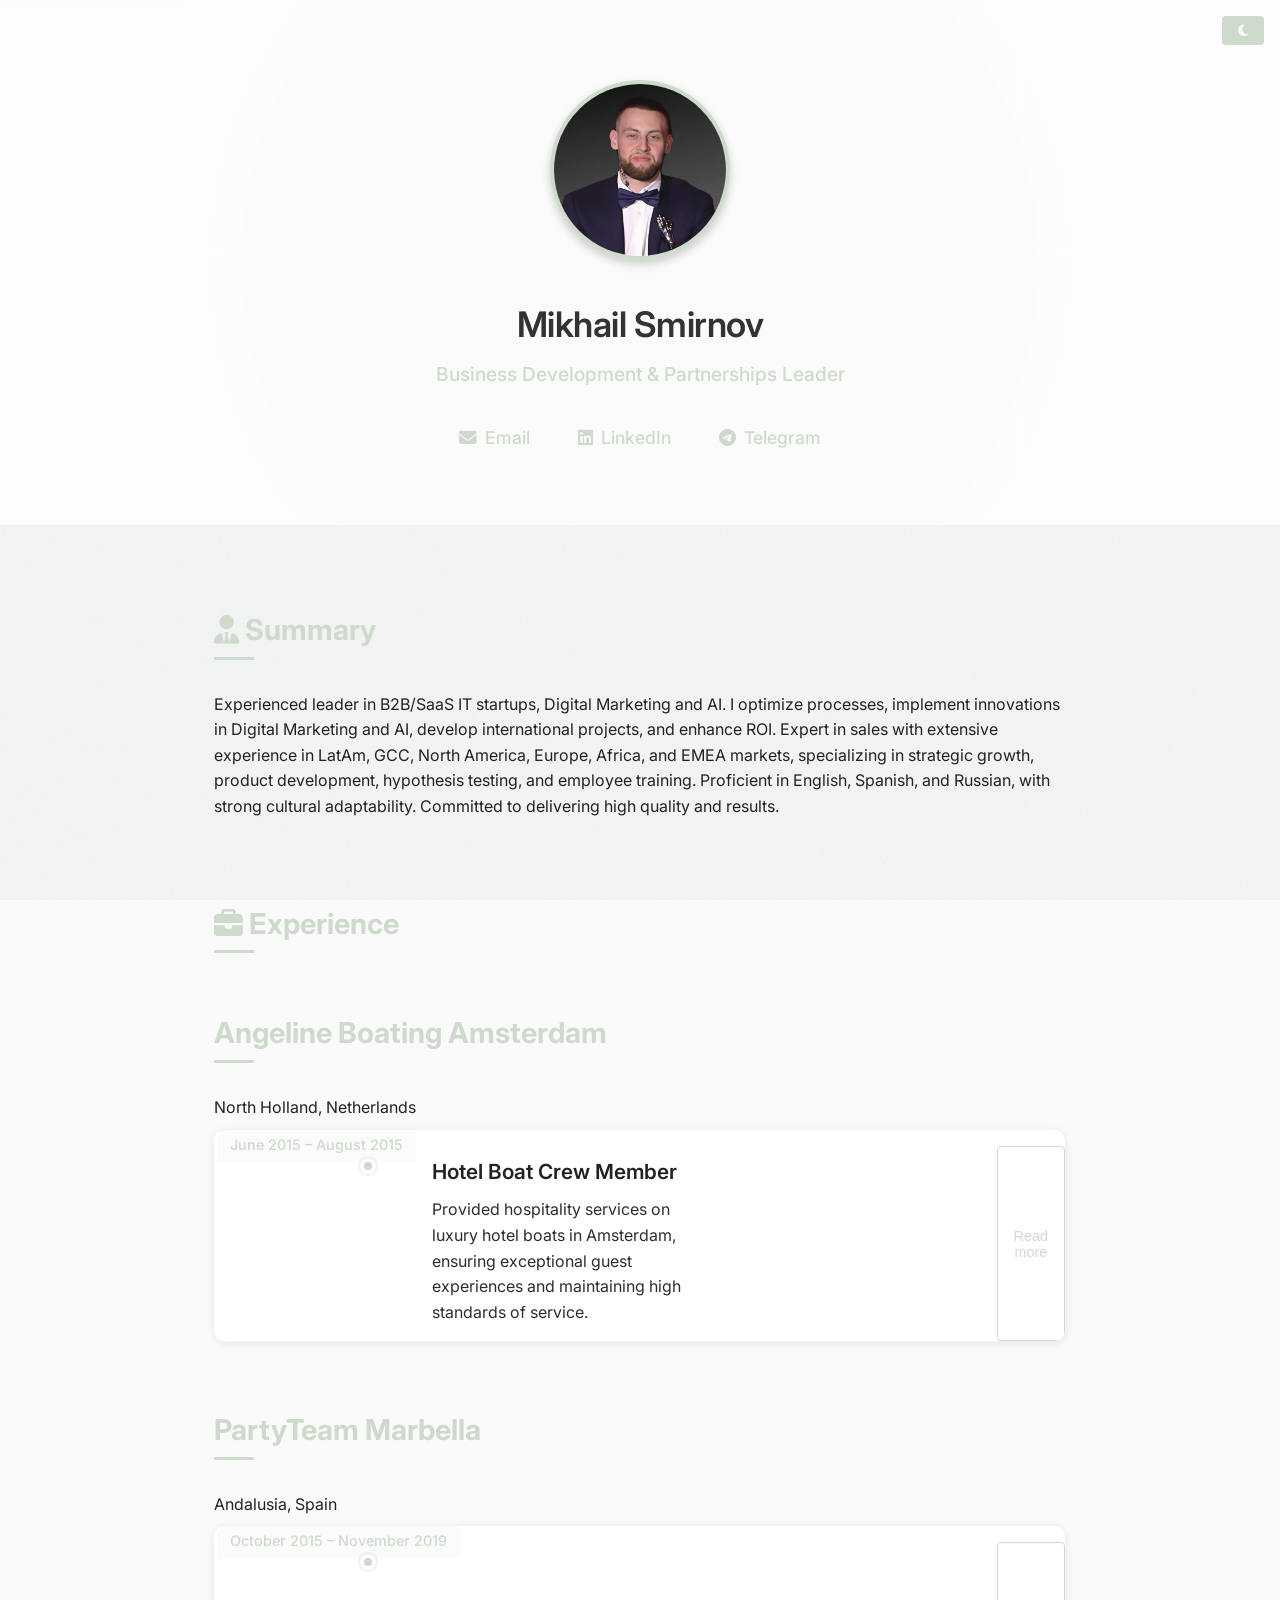
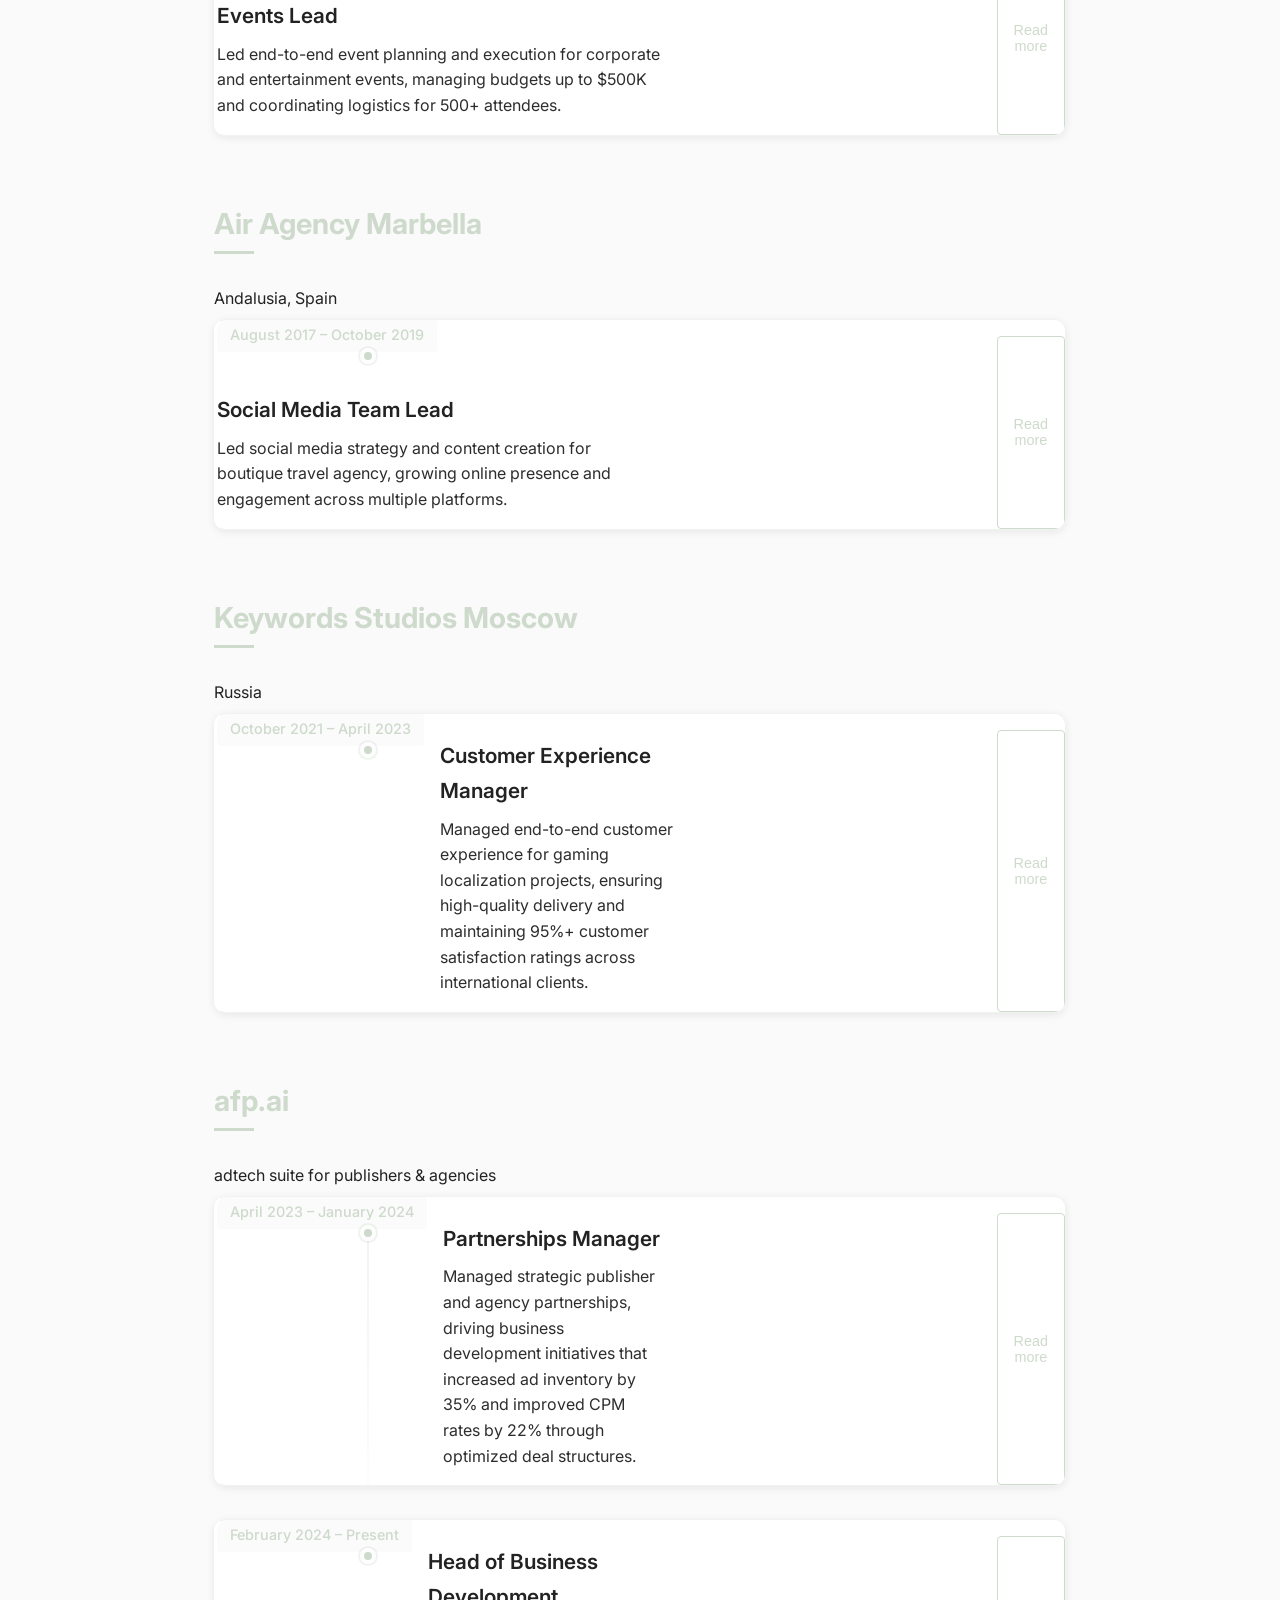
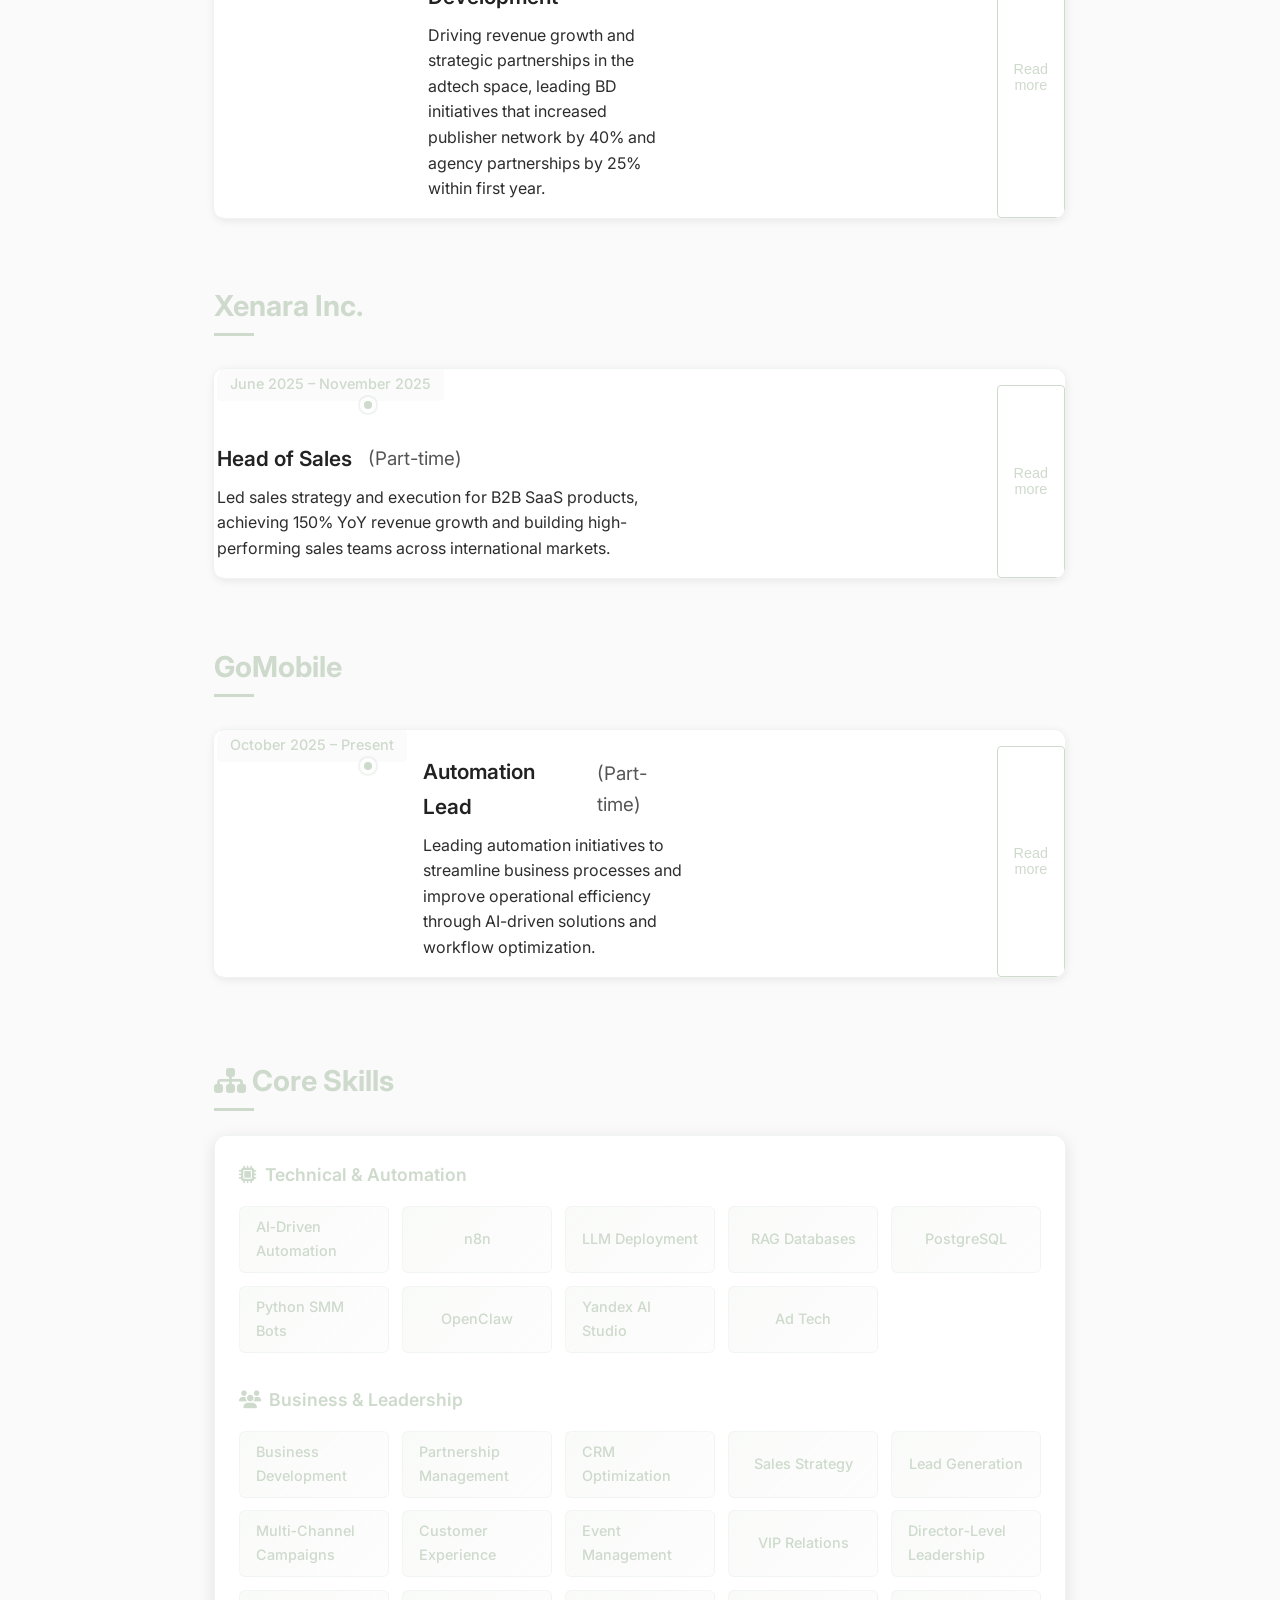
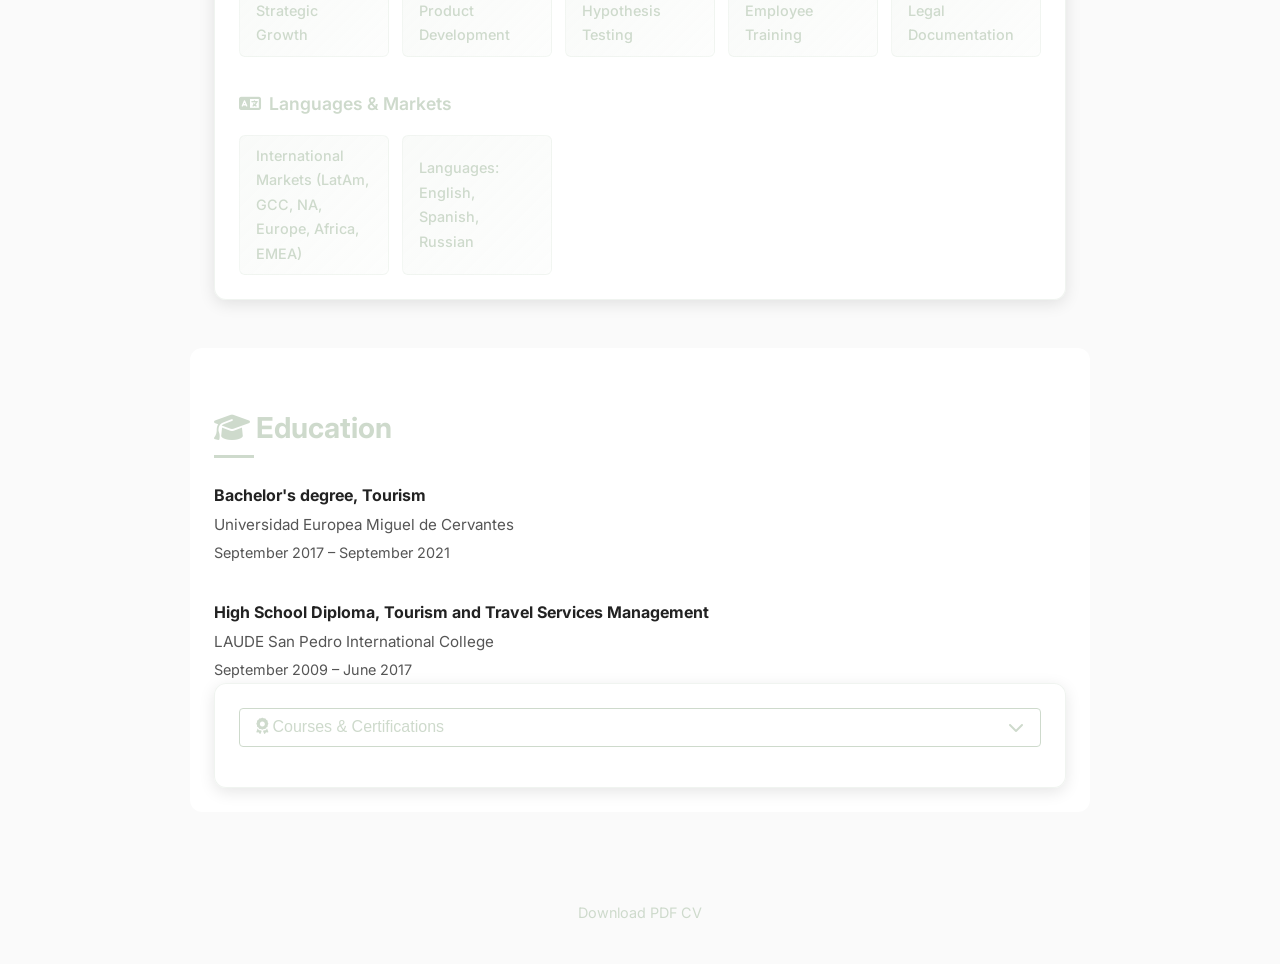
<file: index.html>
<!DOCTYPE html>
<html lang="en">
<head>
    <link rel="preconnect" href="https://fonts.googleapis.com">
    <link rel="preconnect" href="https://fonts.gstatic.com" crossorigin>

    <meta charset="UTF-8">
    <meta name="viewport" content="width=device-width, initial-scale=1.0">
    <title>Mikhail Smirnov — Business Development & Partnerships Leader</title>
    <link href="https://fonts.googleapis.com/css2?family=Inter:wght@400;500;600;700&display=swap" rel="stylesheet">
    <link href="https://cdnjs.cloudflare.com/ajax/libs/font-awesome/6.4.0/css/all.min.css" rel="stylesheet">
    <style>
        .skip-link {
            position: absolute;
            top: -40px;
            left: 0;
            background: var(--accent);
            color: var(--bg-color);
            padding: 8px 16px;
            z-index: 100;
            transition: top 0.3s;
        }
        .skip-link:focus {
            top: 0;
        }


        :root {
            --bg-color: #121212;
            --fg-color: #e0e0e0;
            --accent: #CEDACC; /* Almost Aqua */
            --accent-2: #F0EEE9; /* Cloud Dancer */
            --muted: #777;
            --card-bg: rgba(30, 30, 30, 0.85);
            --card-glass-border: rgba(206, 218, 204, 0.15);
            --shadow-sm: 0 2px 8px rgba(0,0,0,0.12);
            --shadow-md: 0 4px 16px rgba(0,0,0,0.15);
            --shadow-lg: 0 8px 32px rgba(0,0,0,0.2);
            --transition: all 0.3s cubic-bezier(0.4, 0, 0.2, 1);
            --border-radius: 12px;
            --transition-fast: all 0.2s ease;
        }
        body.light {
            --bg-color: #fafafa;
            --fg-color: #222;
            --accent: #CEDACC;
            --accent-2: #F0EEE9;
            --muted: #555;
            --card-bg: rgba(255, 255, 255, 0.9);
            --card-glass-border: rgba(206, 218, 204, 0.3);
            --shadow-sm: 0 2px 8px rgba(0,0,0,0.08);
            --shadow-md: 0 4px 16px rgba(0,0,0,0.1);
            --shadow-lg: 0 8px 32px rgba(0,0,0,0.12);
        }
        * {
            margin: 0;
            padding: 0;
            box-sizing: border-box;
        }
        html {
            scroll-behavior: smooth;
        }
        body {
            background: var(--bg-color);
            color: var(--fg-color);
            font-family: 'Inter', system-ui, sans-serif;
            line-height: 1.7;
            overflow-x: hidden;
        }
        a {
            color: var(--accent);
            text-decoration: none;
            transition: var(--transition);
        }
        a:hover {
            text-decoration: underline;
            opacity: 0.9;
        }
        header {
            text-align: center;
            padding: 5rem 2rem 4rem;
            background: var(--card-bg);
            box-shadow: var(--shadow);
            position: relative;
            overflow: hidden;
        }
        header::before {
            content: '';
            position: absolute;
            top: -50%;
            left: -50%;
            width: 200%;
            height: 200%;
            background: radial-gradient(circle, rgba(206,218,204,0.1) 0%, transparent 70%);
            animation: rotateGradient 8s linear infinite;
            pointer-events: none;
        }
        @keyframes rotateGradient {
            from { transform: rotate(0deg); }
            to { transform: rotate(360deg); }
        }
        header img {
            width: 180px;
            height: 180px;
            border-radius: 50%;
            object-fit: cover;
            margin-bottom: 1.5rem;
            border: 4px solid var(--accent);
            transition: var(--transition);
            box-shadow: 0 4px 8px rgba(0,0,0,0.2);
        }
        header img:hover {
            transform: scale(1.05);
            box-shadow: 0 6px 12px rgba(0,0,0,0.3);
        }
        h1 {
            margin: 0.2rem 0;
            font-size: 2.2rem;
            font-weight: 600;
            letter-spacing: -0.5px;
        }
        .title {
            margin-bottom: 0.5rem;
            font-size: 1.2rem;
            font-weight: 500;
            color: var(--accent);
        }
        .location {
            margin-bottom: 1.5rem;
            font-size: 1rem;
            color: var(--muted);
        }
        .contact {
            margin-top: 1.5rem;
            font-size: 1.1rem;
            display: flex;
            justify-content: center;
            gap: 1rem;
            flex-wrap: wrap;
        }
        .contact a {
            margin: 0;
            padding: 0.5rem 1rem;
            border-radius: 4px;
            transition: background 0.2s, color 0.2s, transform 0.2s;
            display: flex;
            align-items: center;
            gap: 0.5rem;
            font-weight: 500;
        }
        .contact a:hover {
            background: rgba(206,218,204,0.1);
            color: var(--accent);
            transform: translateY(-2px);
        }
        .contact a i {
            font-size: 1.1rem;
        }
        .toggle {
            position: fixed;
            top: 1rem;
            right: 1rem;
            background: var(--accent);
            color: var(--bg-color);
            border: none;
            padding: 0.5rem 1rem;
            border-radius: 4px;
            cursor: pointer;
            font-weight: 500;
            transition: var(--transition);
            box-shadow: var(--shadow);
            z-index: 1000;
            display: flex;
            align-items: center;
            gap: 0.3rem;
        }
        .toggle:hover {
            opacity: 0.9;
            transform: translateY(-2px);
        }
        .toggle:active {
            transform: translateY(0);
        }
        .section {
            max-width: 900px;
            margin: 3rem auto;
            padding: 0 1.5rem;
            opacity: 0;
            transform: translateY(30px);
            animation: fadeInUp 0.8s forwards;
        }

        /* Scroll progress indicator */
        .scroll-progress {
            position: fixed;
            top: 0;
            left: 0;
            height: 3px;
            background: linear-gradient(90deg, var(--accent), var(--accent-2));
            width: 0%;
            z-index: 9999;
            transition: width 0.1s linear;
            will-change: width;
        }

        /* Scroll margin for anchored navigation */
        .section {
            scroll-margin-top: 100px;
        }

        /* Header sticky on scroll */
        header {
            position: sticky;
            top: 0;
            z-index: 100;
            background: var(--card-bg);
            backdrop-filter: blur(12px);
            -webkit-backdrop-filter: blur(12px);
            border-bottom: 1px solid var(--card-glass-border);
        }

        .section:nth-child(1) { animation-delay: 0.2s; }
        .section:nth-child(2) { animation-delay: 0.4s; }
        .section:nth-child(3) { animation-delay: 0.6s; }
        .section:nth-child(4) { animation-delay: 0.8s; }
        .section:nth-child(5) { animation-delay: 1.0s; }
        @keyframes fadeInUp {
            to {
                opacity: 1;
                transform: translateY(0);
            }
        }
        h2 {
            margin-top: 2rem;
            color: var(--accent);
            font-size: 1.8rem;
            position: relative;
            display: inline-block;
            padding-bottom: 0.3rem;
            margin-bottom: 1.5rem;
        }
        h2::after {
            content: '';
            position: absolute;
            left: 0;
            bottom: 0;
            width: 40px;
            height: 3px;
            background: var(--accent);
        }
        h3 {
            margin: 1.5rem 0 0.5rem;
            font-size: 1.3rem;
            font-weight: 600;
            color: var(--fg-color);
            display: flex;
            align-items: center;
            gap: 0.5rem;
        }
        h3 i {
            font-size: 1.1rem;
        }
        p {
            margin: 0.5rem 0;
            line-height: 1.6;
        }
        ul {
            margin: 0.5rem 0 0 1.5rem;
        }
        li {
            margin-bottom: 0.3rem;
            line-height: 1.5;
        }
        

        .experience-bullets li {
            font-size: 1rem;
            line-height: 1.7;
            margin-bottom: 0.5rem;
            color: var(--fg-color);
        }
        .experience-item {
            background: var(--card-bg);
            backdrop-filter: blur(12px);
            -webkit-backdrop-filter: blur(12px);
            border: 1px solid var(--card-glass-border);
            border-radius: var(--border-radius);
            box-shadow: var(--shadow-sm);
            overflow: hidden;
            transition: var(--transition);
            display: flex;
            gap: 2rem;
            margin-bottom: 2rem;
            position: relative;
            border-left: 3px solid transparent;
            will-change: transform, box-shadow, border-color;
        }
        .experience-item:hover {
            transform: translateY(-2px);
            box-shadow: 0 6px 16px rgba(0,0,0,0.2);
            border-left-color: var(--accent);
        }
        .experience-header {
            display: flex;
            justify-content: space-between;
            align-items: flex-start;
            margin-bottom: 1rem;
            flex-wrap: wrap;
            gap: 1rem;
        }
        .experience-info {
            flex: 1;
            min-width: 200px;
        }
        .experience-dates {
            background: rgba(206,218,204,0.1);
            color: var(--accent);
            padding: 0.3rem 0.8rem;
            border-radius: 4px;
            font-size: 0.9rem;
            font-weight: 500;
            flex: 0 0 150px;
            text-align: right;
            padding-top: 0.2rem;;
            white-space: nowrap;
        }
        .experience-location {
            color: var(--muted);
            font-size: 0.9rem;
            margin-top: 0.2rem;
            display: flex;
            align-items: center;
            gap: 0.3rem;
        }
        .experience-location i {
            font-size: 0.8rem;
        }
        .experience-divider {
            height: 1px;
            background: linear-gradient(90deg, transparent, var(--accent), transparent);
            margin: 1.5rem 0;
        }
        .skills {
            background: var(--card-bg);
            backdrop-filter: blur(12px);
            -webkit-backdrop-filter: blur(12px);
            border: 1px solid var(--card-glass-border);
            border-radius: var(--border-radius);
            box-shadow: var(--shadow-md);
            padding: 1.5rem;
            will-change: transform, box-shadow;
            transition: transform 0.3s ease, box-shadow 0.3s ease;
        }
        .skills:hover {
            transform: translateY(-2px);
            box-shadow: var(--shadow-lg);
        }
        .skills-category {
            margin-bottom: 2rem;
        }
        .skills-category:last-child {
            margin-bottom: 0;
        }
        .skills-category h4 {
            color: var(--accent);
            font-size: 1.1rem;
            margin-bottom: 1rem;
            display: flex;
            align-items: center;
            gap: 0.5rem;
            font-weight: 600;
        }
        .skills-grid {
            display: grid;
            grid-template-columns: repeat(auto-fill, minmax(140px, 1fr));
            gap: 0.8rem;
        }
        .skills-tag {
            display: inline-flex;
            align-items: center;
            justify-content: center;
            background: linear-gradient(135deg, rgba(206,218,204,0.12), rgba(206,218,204,0.05));
            color: var(--accent);
            padding: 0.5rem 1rem;
            border-radius: 6px;
            font-size: 0.9rem;
            font-weight: 500;
            border: 1px solid rgba(206,218,204,0.2);
            transition: var(--transition-fast);
            will-change: transform, background, border-color;
            backdrop-filter: blur(4px);
            min-height: 36px;
        }
        .skills-tag:hover {
            background: linear-gradient(135deg, var(--accent), rgba(206,218,204,0.8));
            color: var(--bg-color);
            transform: translateY(-2px) scale(1.02);
            box-shadow: 0 4px 12px rgba(206,218,204,0.2);
            border-color: var(--accent);
        }
        .skills-tag:active {
            transform: scale(0.98);
        }
        .education {
            background: var(--card-bg);
            backdrop-filter: blur(12px);
            -webkit-backdrop-filter: blur(12px);
            border: 1px solid var(--card-glass-border);
            border-radius: var(--border-radius);
            box-shadow: var(--shadow-md);
            padding: 1.5rem;
        }
        .education-item {
            margin-bottom: 1rem;
            padding-bottom: 1rem;
            border-bottom: 1px solid rgba(255,255,255,0.05);
        }
        .education-item:last-child {
            margin-bottom: 0;
            padding-bottom: 0;
            border-bottom: none;
        }
        .education-degree {
            font-weight: 600;
            color: var(--fg-color);
            margin-bottom: 0.2rem;
        }
        .education-institution {
            color: var(--muted);
            font-size: 0.95rem;
            margin-bottom: 0.2rem;
        }
        .education-period {
            color: var(--muted);
            font-size: 0.9rem;
        }
        footer {
            text-align: center;
            padding: 3rem 2rem 2rem;
            color: var(--muted);
            font-size: 0.9rem;
            border-top: 1px solid rgba(255,255,255,0.05);
        }
        @media (max-width: 600px) {
            header {
                padding: 4rem 1rem 3rem;
            }
            header img {
                width: 140px;
                height: 140px;
            }
            h1 {
                font-size: 1.8rem;
            }
            .section {
                margin: 2rem auto;
                padding: 0 1rem;
            }
            .experience-header {
                flex-direction: column;
                align-items: flex-start;
            }
            .experience-dates {
                align-self: flex-end;
            }
        }
        /* Subtle animated gradient background for body */
        body::before {
            content: '';
            position: fixed;
            inset: 0;
            background: linear-gradient(45deg, #0f2027, #203a43, #2c5364);
            background-size: 400% 400%;
            opacity: 0.03;
            z-index: -2;
            animation: gradientShift 15s ease infinite;
        }
        @keyframes gradientShift {
            0% { background-position: 0% 50%; }
            50% { background-position: 100% 50%; }
            100% { background-position: 0% 50%; }
        }
        /* Animation for skill tags */
        @keyframes tagPulse {
            0%, 100% { transform: scale(1); }
            50% { transform: scale(1.05); }
        }
        .skills-tag:hover {
            animation: tagPulse 0.6s ease-in-out infinite;
        }
        .courses-section { background: var(--card-bg); backdrop-filter: blur(12px); -webkit-backdrop-filter: blur(12px); border: 1px solid var(--card-glass-border); border-radius: var(--border-radius); box-shadow: var(--shadow-md); padding: 1.5rem }
        .courses-section h3 {
            margin-top: 0;
            color: var(--accent);
        }

        /* Timeline connector line with animated dots */
        .experience-item::before {
            content: '';
            position: absolute;
            left: 150px;
            top: 2.5rem;
            height: calc(100% + 2rem);
            width: 2px;
            background: linear-gradient(to bottom, var(--accent), transparent);
            opacity: 0.3;
        }
        .experience-item:last-child::before {
            display: none;
        }
        /* Animated timeline dots */
        .experience-item::after {
            content: '';
            position: absolute;
            left: 147px;
            top: 2rem;
            width: 8px;
            height: 8px;
            background: var(--accent);
            border-radius: 50%;
            box-shadow: 0 0 0 4px var(--card-bg), 0 0 0 6px rgba(206,218,204,0.3);
            animation: pulseDot 2s ease-in-out infinite;
            z-index: 1;
        }
        @keyframes pulseDot {
            0%, 100% { box-shadow: 0 0 0 4px var(--card-bg), 0 0 0 6px rgba(206,218,204,0.3); }
            50% { box-shadow: 0 0 0 4px var(--card-bg), 0 0 0 10px rgba(206,218,204,0.6); }
        }

        /* Noise texture overlay for tactile depth */
        body::after {
            content: '';
            position: fixed;
            inset: 0;
            background-image: url("data:image/svg+xml,%3Csvg viewBox='0 0 256 256' xmlns='http://www.w3.org/2000/svg'%3E%3Cfilter id='noise'%3E%3CfeTurbulence type='fractalNoise' baseFrequency='0.9' numOctaves='4' stitchTiles='stitch'/%3E%3C/filter%3E%3Crect width='100%25' height='100%25' filter='url(%23noise)'/%3E%3C/svg%3E");
            opacity: 0.03;
            pointer-events: none;
            z-index: -1;
        }
        
        /* Improved responsive ladder on mobile */
        @media (max-width: 600px) {

        .experience-bullets li {
            font-size: 1rem;
            line-height: 1.7;
            margin-bottom: 0.5rem;
            color: var(--fg-color);
        }
        .experience-item {
                flex-direction: column;
                gap: 0.5rem;
            }
            .experience-dates {
                align-self: flex-start !important;
                margin-bottom: 0.5rem;
                text-align: left !important;
            }
            .experience-item::before,
            .experience-item::after {
                display: none !important;
            }
        }
        
        /* Courses section toggle styles */
        .courses-content {
            max-height: 0;
            overflow: hidden;
            transition: max-height 0.4s ease-out;
        }
        .courses-section.expanded .courses-content {
            max-height: 1000px;
            transition: max-height 0.4s ease-in;
        }
        .courses-toggle {
            background: transparent;
            border: 1px solid var(--accent);
            color: var(--accent);
            padding: 0.6rem 1rem;
            border-radius: 4px;
            cursor: pointer;
            font-size: 1rem;
            margin-bottom: 1rem;
            transition: all 0.3s ease;
            display: flex;
            align-items: center;
            gap: 0.5rem;
            justify-content: space-between;
            width: 100%;
            text-align: left;
        }
        .courses-toggle:hover {
            background: var(--accent);
            color: var(--bg-color);
        }
        .courses-toggle .courses-title {
            font-weight: 500;
        }
        .courses-toggle:hover {
            background: var(--accent);
            color: var(--bg-color);
        }
        
        /* Education section proper class */
        .education-section {
            background: var(--card-bg);
            border-radius: var(--border-radius);
            box-shadow: var(--shadow);
            padding: 1.5rem;
            margin-bottom: 2rem;
        }
        
        /* Enhanced focus states for accessibility */
        button:focus-visible,
        a:focus-visible {
            outline: 2px solid var(--accent);
            outline-offset: 2px;
        }
        
        /* Better professional summary styling */
        .professional-summary {
            color: var(--fg-color);
            opacity: 0.95;
            line-height: 1.6;
            margin: 0.3rem 0 0;
        }
        
        /* Entrance animation for experience items */
        

        .experience-bullets li {
            font-size: 1rem;
            line-height: 1.7;
            margin-bottom: 0.5rem;
            color: var(--fg-color);
        }
.experience-item {
            opacity: 0;
            transform: translateY(20px);
            animation: fadeInUp 0.6s ease-out forwards;
        }
        .experience-item:nth-child(1) { animation-delay: 0.1s; }
        .experience-item:nth-child(2) { animation-delay: 0.2s; }
        .experience-item:nth-child(3) { animation-delay: 0.3s; }
        .experience-item:nth-child(4) { animation-delay: 0.4s; }
        .experience-item:nth-child(5) { animation-delay: 0.5s; }
        .experience-item:nth-child(6) { animation-delay: 0.6s; }
        .experience-item:nth-child(7) { animation-delay: 0.7s; }
        .experience-item:nth-child(8) { animation-delay: 0.8s; }
    

                .sr-only {
            position: absolute;
            width: 1px;
            height: 1px;
            padding: 0;
            margin: -1px;
            overflow: hidden;
            clip: rect(0, 0, 0, 0);
            white-space: nowrap;
            border: 0;
            display: none; /* Additional fallback */
        }
    
        

        .experience-bullets li {
            font-size: 1rem;
            line-height: 1.7;
            margin-bottom: 0.5rem;
            color: var(--fg-color);
        }


        .toggle-btn {
            background: transparent;
            border: 1px solid var(--accent);
            color: var(--accent);
            padding: 0.4rem 1rem;
            border-radius: 4px;
            cursor: pointer;
            font-size: 0.9rem;
            margin-top: 1rem;
            transition: all 0.3s ease;
        }
        .toggle-btn:hover {
            background: var(--accent);
            color: var(--bg-color);
        }
    

        .experience-bullets {
            max-height: 0;
            overflow: hidden;
            transition: max-height 0.5s ease-out;
            margin-top: 0;
        }
        .experience-item.expanded .experience-bullets {
            max-height: 2000px;
            transition: max-height 0.5s ease-in;
        }
    







        /* Print styles */
        @media print {
            body {
                background: white !important;
                color: black !important;
                font-size: 12pt;
            }
            .toggle, .skip-link, .courses-toggle, .toggle-btn {
                display: none !important;
            }
            header, main, section, .experience-item, .education-item {
                break-inside: avoid;
            }
            .experience-item, .education-item, .courses-section { box-shadow: none; border: 1px solid #ddd; margin-bottom: 1rem; page-break-inside: avoid }
            .experience-bullets {
                max-height: none !important;
                overflow: visible !important;
            }
            .courses-content {
                max-height: none !important;
                overflow: visible !important;
            }
            a {
                text-decoration: none;
                color: black;
            }
            .experience-dates {
                background: none;
                color: #666;
                border: 1px solid #ccc;
            }
            @page {
                margin: 1cm;
            }
            /* Hide new decorative elements in print */
            .scroll-progress,
            .skip-link {
                display: none !important;
            }
            /* Disable backdrop filter for print clarity */
            header,
            .experience-item,
            .skills,
            .education,
            .courses-section { backdrop-filter: none !important; -webkit-backdrop-filter: none !important; border: 1px solid #ddd !important }
        }


        /* Prefers Reduced Motion */
        @media (prefers-reduced-motion: reduce) {
            *, *::before, *::after {
                animation-duration: 0.01ms !important;
                animation-iteration-count: 1 !important;
                transition-duration: 0.01ms !important;
                scroll-behavior: auto !important;
            }
            .experience-item::after {
                display: none !important;
            }
            body::before, body::after {
                animation: none !important;
            }
        }

        /* Skip link enhancements */
        .skip-link:focus {
            top: 0;
            outline: 2px solid var(--accent);
            outline-offset: 2px;
        }

        /* Focus visible enhancements */
        :focus-visible {
            outline: 2px solid var(--accent);
            outline-offset: 3px;
        }

        /* Smooth anchor scrolling */
        html {
            scroll-behavior: smooth;
        }

        /* Magnetic button effect (subtle) */
        .magnetic-btn {
            position: relative;
            transition: transform 0.3s cubic-bezier(0.4, 0, 0.2, 1);
        }

        .part-time-label {
            font-size: 0.9em;
            color: var(--muted);
            font-weight: normal;
            margin-left: 0.5rem;
        }
</style>
    <meta name="description" content="Mikhail Smirnov - Business Development & Partnerships Leader with expertise in adtech, SaaS, and international markets. View resume, experience, and skills.">
    <!-- Open Graph / Social Sharing -->
    <meta property="og:type" content="profile">
    <meta property="og:title" content="Mikhail Smirnov - Business Development & Partnerships Leader">
    <meta property="og:description" content="Experienced B2B/SaaS leader with expertise in adtech, international markets, and strategic partnerships. Fluent in English, Spanish, Russian.">
    <meta property="og:image" content="https://amikhailsmirnov.fvds.ru/photo.jpg">
    <meta property="og:url" content="https://amikhailsmirnov.fvds.ru">
    <meta property="og:site_name" content="Mikhail Smirnov - CV">
    <meta property="profile:username" content="amikhailsmirnov">

    <!-- Twitter Card -->
    <meta name="twitter:card" content="summary_large_image">
    <meta name="twitter:title" content="Mikhail Smirnov - Business Development & Partnerships Leader">
    <meta name="twitter:description" content="Experienced B2B/SaaS leader with expertise in adtech, international markets, and strategic partnerships.">
    <meta name="twitter:image" content="https://amikhailsmirnov.fvds.ru/photo.jpg">
    <meta name="twitter:site" content="@amikhailsmirnov">

    <!-- JSON-LD Structured Data -->
    <script type="application/ld+json">
    {
      "@context": "https://schema.org",
      "@type": "Person",
      "name": "Mikhail Smirnov",
      "jobTitle": "Business Development & Partnerships Leader",
      "url": "https://amikhailsmirnov.fvds.ru",
      "image": "https://amikhailsmirnov.fvds.ru/photo.jpg",
      "sameAs": [
        "https://www.linkedin.com/in/amikhailsmirnov",
        "https://t.me/amikhailsmirnov",
        "https://github.com/amikhailsmirnov"
      ],
      "email": "mailto:amikhailsmirnov@gmail.com",
      "address": {
        "@type": "PostalAddress",
        "addressLocality": "Moscow",
        "addressCountry": "RU"
      },
      "knowsAbout": [
        "Business Development",
        "Partnership Management",
        "Sales Strategy",
        "AI and Automation",
        "AdTech",
        "International Markets",
        "SaaS",
        "Lead Generation"
      ],
      "language": ["English", "Spanish", "Russian"],
      "hasOccupation": {
        "@type": "Occupation",
        "name": "Business Development & Partnerships Leader",
        "description": "Leadership role focused on strategic partnerships, revenue growth, and international market expansion."
      },
      "worksFor": [
        {
          "@type": "Organization",
          "name": "afp.ai",
          "jobTitle": "Head of Business Development",
          "startDate": "2024-02"
        },
        {
          "@type": "Organization",
          "name": "GoMobile",
          "jobTitle": "Automation Lead (Part-time)",
          "startDate": "2025-10"
        }
      ],
      "alumniOf": [
        {
          "@type": "EducationalOrganization",
          "name": "Universidad Europea Miguel de Cervantes",
          "degree": "Bachelor's degree, Tourism"
        }
      ]
    }
    </script>
</head>
<body class="dark">
    <div class="scroll-progress" id="scrollProgress"></div>

    <a href="#main-content" class="skip-link">Skip to main content</a>

    <button class="toggle" id="themeToggle" aria-label="Toggle dark/light theme"><i class="fas fa-moon"></i> <span class="sr-only">Toggle theme</span></button>

        <header>
            <img src="photo.jpg" alt="Mikhail Smirnov" loading="lazy" width="180" height="180">
        <h1>Mikhail Smirnov</h1>
        <div class="title">Business Development & Partnerships Leader</div>

        <div class="contact">
            <a href="mailto:amikhailsmirnov@gmail.com"><i class="fas fa-envelope"></i> Email</a>
            <a href="https://www.linkedin.com/in/amikhailsmirnov" target="_blank"><i class="fab fa-linkedin"></i> LinkedIn</a>
            <a href="https://t.me/amikhailsmirnov" target="_blank"><i class="fab fa-telegram"></i> Telegram</a>
        </div>
    </header>

    <main id="main-content">
        <section class="section">
            <h2><i class="fas fa-user-tie"></i> Summary</h2>
            <p>Experienced leader in B2B/SaaS IT startups, Digital Marketing and AI. I optimize processes, implement innovations in Digital Marketing and AI, develop international projects, and enhance ROI. Expert in sales with extensive experience in LatAm, GCC, North America, Europe, Africa, and EMEA markets, specializing in strategic growth, product development, hypothesis testing, and employee training. Proficient in English, Spanish, and Russian, with strong cultural adaptability. Committed to delivering high quality and results.</p>
        </section>

        <section class="section">
            <h2><i class="fas fa-briefcase"></i> Experience</h2>

            <!-- Experience Group: Angeline Boating Amsterdam -->
            <section class="experience-group">
                <h2 class="company-name">Angeline Boating Amsterdam</h2>
                <p class="company-description">North Holland, Netherlands</p>
                <div class="experience-item">
                    <div class="experience-header">
                        <div class="experience-dates">June 2015 – August 2015</div>
                        <div class="experience-info">
                            <h3>Hotel Boat Crew Member</h3>
                            <p class="professional-summary">Provided hospitality services on luxury hotel boats in Amsterdam, ensuring exceptional guest experiences and maintaining high standards of service.</p>
                        </div>
                    </div>
                    <ul class="experience-bullets">
                        <li>Delivered exceptional hospitality service to international guests on luxury hotel boats</li>
                        <li>Maintained impeccable cleanliness and presentation standards across all guest areas</li>
                        <li>Assisted with guest check-in/check-out processes and luggage handling</li>
                        <li>Contributed to positive guest reviews and repeat business through attentive service</li>
                    </ul>
                    <button class="toggle-btn" aria-label="Toggle details">Read more</button>
                </div>
            </section>

            <!-- Experience Group: PartyTeam Marbella -->
            <section class="experience-group">
                <h2 class="company-name">PartyTeam Marbella</h2>
                <p class="company-description">Andalusia, Spain</p>
                <div class="experience-item">
                    <div class="experience-header">
                        <div class="experience-dates">October 2015 – November 2019</div>
                        <div class="experience-info">
                            <h3>Events Lead</h3>
                            <p class="professional-summary">Led end-to-end event planning and execution for corporate and entertainment events, managing budgets up to $500K and coordinating logistics for 500+ attendees.</p>
                        </div>
                    </div>
                    <ul class="experience-bullets">
                        <li>Planned and executed 50+ corporate events, conferences, and entertainment shows annually</li>
                        <li>Managed event budgets ranging from $50K to $500K, consistently delivering under budget by 15%</li>
                        <li>Coordinated logistics for international events with up to 500+ attendees across multiple venues</li>
                        <li>Developed vendor management system that reduced costs by 25% while maintaining quality standards</li>
                    </ul>
                    <button class="toggle-btn" aria-label="Toggle details">Read more</button>
                </div>
            </section>

            <!-- Experience Group: Air Agency Marbella -->
            <section class="experience-group">
                <h2 class="company-name">Air Agency Marbella</h2>
                <p class="company-description">Andalusia, Spain</p>
                <div class="experience-item">
                    <div class="experience-header">
                        <div class="experience-dates">August 2017 – October 2019</div>
                        <div class="experience-info">
                            <h3>Social Media Team Lead</h3>
                            <p class="professional-summary">Led social media strategy and content creation for boutique travel agency, growing online presence and engagement across multiple platforms.</p>
                        </div>
                    </div>
                    <ul class="experience-bullets">
                        <li>Developed and executed social media strategies that increased follower count by 300% across Instagram and Facebook</li>
                        <li>Managed content calendar and produced high-quality visual content showcasing travel destinations and experiences</li>
                        <li>Analyzed engagement metrics and optimized posting schedules, improving interaction rates by 45%</li>
                        <li>Collaborated with marketing team to integrate social campaigns with broader marketing initiatives</li>
                    </ul>
                    <button class="toggle-btn" aria-label="Toggle details">Read more</button>
                </div>
            </section>

            <!-- Experience Group: Keywords Studios Moscow -->
            <section class="experience-group">
                <h2 class="company-name">Keywords Studios Moscow</h2>
                <p class="company-description">Russia</p>
                <div class="experience-item">
                    <div class="experience-header">
                        <div class="experience-dates">October 2021 – April 2023</div>
                        <div class="experience-info">
                            <h3>Customer Experience Manager</h3>
                            <p class="professional-summary">Managed end-to-end customer experience for gaming localization projects, ensuring high-quality delivery and maintaining 95%+ customer satisfaction ratings across international clients.</p>
                        </div>
                    </div>
                    <ul class="experience-bullets">
                        <li>Led customer experience team of 12 specialists handling VIP clients and complex localization projects</li>
                        <li>Implemented customer feedback system that improved satisfaction scores by 25% within 6 months</li>
                        <li>Reduced average response time to customer inquiries by 40% through process optimization</li>
                        <li>Developed customer retention programs that decreased churn rate by 30%</li>
                    </ul>
                    <button class="toggle-btn" aria-label="Toggle details">Read more</button>
                </div>
            </section>

            <!-- Experience Group: afp.ai -->
            <section class="experience-group">
                <h2 class="company-name">afp.ai</h2>
                <p class="company-description">adtech suite for publishers & agencies</p>
                <div class="experience-item">
                    <div class="experience-header">
                        <div class="experience-dates">April 2023 – January 2024</div>
                        <div class="experience-info">
                            <h3>Partnerships Manager</h3>
                            <p class="professional-summary">Managed strategic publisher and agency partnerships, driving business development initiatives that increased ad inventory by 35% and improved CPM rates by 22% through optimized deal structures.</p>
                        </div>
                    </div>
                    <ul class="experience-bullets">
                        <li>Negotiated and closed 15+ premium publisher deals increasing available ad inventory by 35%</li>
                        <li>Developed partnership tier system that improved partner retention and satisfaction scores by 40%</li>
                        <li>Created custom reporting dashboard providing real-time insights into partnership performance and revenue trends</li>
                        <li>Led cross-functional initiatives between product, sales, and marketing teams to align partnership strategies with company goals</li>
                    </ul>
                    <button class="toggle-btn" aria-label="Toggle details">Read more</button>
                </div>
                <div class="experience-item">
                    <div class="experience-header">
                        <div class="experience-dates">February 2024 – Present</div>
                        <div class="experience-info">
                            <h3>Head of Business Development</h3>
                            <p class="professional-summary">Driving revenue growth and strategic partnerships in the adtech space, leading BD initiatives that increased publisher network by 40% and agency partnerships by 25% within first year.</p>
                        </div>
                    </div>
                    <ul class="experience-bullets">
                        <li>Developed and executed partnership strategy resulting in 3 major enterprise deals worth $2.1M+</li>
                        <li>Built and mentored high-performing BD team of 5 specialists, improving team productivity by 60%</li>
                        <li>Launched innovative revenue-sharing model that increased partner retention by 45%</li>
                        <li>Spearheaded international expansion into LATAM and GCC markets, establishing presence in 8 new countries</li>
                    </ul>
                    <button class="toggle-btn" aria-label="Toggle details">Read more</button>
                </div>
            </section>

            <!-- Experience Group: Xenara Inc. -->
            <section class="experience-group">
                <h2 class="company-name">Xenara Inc.</h2>
                <p class="company-description"> </p>
                <div class="experience-item">
                    <div class="experience-header">
                        <div class="experience-dates">June 2025 – November 2025</div>
                        <div class="experience-info">
                            <h3>Head of Sales <span class="part-time-label">(Part-time)</span></h3>
                            <p class="professional-summary">Led sales strategy and execution for B2B SaaS products, achieving 150% YoY revenue growth and building high-performing sales teams across international markets.</p>
                        </div>
                    </div>
                    <ul class="experience-bullets">
                        <li>Achieved 150% year-over-year revenue growth through strategic territory expansion and new customer acquisition</li>
                        <li>Built and managed high-performing sales team of 8 representatives across EMEA and LATAM regions</li>
                        <li>Implemented sales enablement programs that reduced ramp-up time for new hires by 40%</li>
                        <li>Developed and executed channel partnership strategy resulting in 12 new strategic alliances</li>
                    </ul>
                    <button class="toggle-btn" aria-label="Toggle details">Read more</button>
                </div>
            </section>

            <!-- Experience Group: GoMobile -->
            <section class="experience-group">
                <h2 class="company-name">GoMobile</h2>
                <p class="company-description"> </p>
                <div class="experience-item">
                    <div class="experience-header">
                        <div class="experience-dates">October 2025 – Present</div>
                        <div class="experience-info">
                            <h3>Automation Lead <span class="part-time-label">(Part-time)</span></h3>
                            <p class="professional-summary">Leading automation initiatives to streamline business processes and improve operational efficiency through AI-driven solutions and workflow optimization.</p>
                        </div>
                    </div>
                    <ul class="experience-bullets">
                        <li>Implemented RPA solutions reducing manual processing time by 70%</li>
                        <li>Developed custom automation workflows for lead nurturing and customer onboarding</li>
                        <li>Integrated AI-powered chatbots improving customer response time by 80%</li>
                        <li>Created dashboard analytics for real-time performance monitoring and KPI tracking</li>
                    </ul>
                    <button class="toggle-btn" aria-label="Toggle details">Read more</button>
                </div>
            </section>
        </section><section class="section">
            <h2><i class="fas fa-sitemap"></i> Core Skills</h2>
            <div class="skills">
                <div class="skills-category">
                    <h4><i class="fas fa-microchip"></i> Technical & Automation</h4>
<div class="skills-grid">
<span class="skills-tag">AI‑Driven Automation</span>
                    <span class="skills-tag">n8n</span>
                    <span class="skills-tag">LLM Deployment</span>
                    <span class="skills-tag">RAG Databases</span>
                    <span class="skills-tag">PostgreSQL</span>
                    <span class="skills-tag">Python SMM Bots</span>
                    <span class="skills-tag">OpenClaw</span>
                    <span class="skills-tag">Yandex AI Studio</span>
                    <span class="skills-tag">Ad Tech</span>
                </div>
</div>
                
                <div class="skills-category">
                    <h4><i class="fas fa-users"></i> Business & Leadership</h4>
<div class="skills-grid">
<span class="skills-tag">Business Development</span>
                    <span class="skills-tag">Partnership Management</span>
                    <span class="skills-tag">CRM Optimization</span>
                    <span class="skills-tag">Sales Strategy</span>
                    <span class="skills-tag">Lead Generation</span>
                    <span class="skills-tag">Multi‑Channel Campaigns</span>
                    <span class="skills-tag">Customer Experience</span>
                    <span class="skills-tag">Event Management</span>
                    <span class="skills-tag">VIP Relations</span>
                    <span class="skills-tag">Director‑Level Leadership</span>
                    <span class="skills-tag">Strategic Growth</span>
                    <span class="skills-tag">Product Development</span>
                    <span class="skills-tag">Hypothesis Testing</span>
                    <span class="skills-tag">Employee Training</span>
                    <span class="skills-tag">Legal Documentation</span>
                </div>
</div>
                
                <div class="skills-category">
                    <h4><i class="fas fa-language"></i> Languages & Markets</h4>
<div class="skills-grid">
<span class="skills-tag">International Markets (LatAm, GCC, NA, Europe, Africa, EMEA)</span>
                    <span class="skills-tag">Languages: English, Spanish, Russian</span>
                </div>
</div>
            </div>
        </section>

        <section class="education-section section">
<h2><i class="fas fa-graduation-cap"></i> Education</h2>


<div class="education-items">

        <div class="education-item">
            <div class="education-degree"><strong>Bachelor's degree, Tourism</strong></div>
            <div class="education-institution">Universidad Europea Miguel de Cervantes</div>
            <div class="education-period">September 2017 – September 2021</div>
        </div>
        <div class="education-item">
            <div class="education-degree"><strong>High School Diploma, Tourism and Travel Services Management</strong></div>
            <div class="education-institution">LAUDE San Pedro International College</div>
            <div class="education-period">September 2009 – June 2017</div>
        </div>
</div>

<div class="courses-section">
            <button class="courses-toggle" aria-label="Toggle courses and certifications" aria-expanded="false">
                <span class="courses-title"><i class="fas fa-award"></i> Courses & Certifications</span>
                <i class="fas fa-chevron-down" aria-hidden="true"></i>
                <span class="sr-only">Toggle courses</span>
            </button>
            <div class="courses-content"><div class="education-item">
                <div class="education-degree"><strong>Associate's degree, Radio and Television</strong></div>
                <div class="education-institution">The Academy of Radio and Tv Broadcasting</div>
                <div class="education-period">January 2021 – September 2021</div>
        </div>

            <div class="education-item">
                <div class="education-degree"><strong>Associate's degree, Culinary Arts/Chef Training</strong></div>
                <div class="education-institution">Novikov Elite Culinary School</div>
                <div class="education-period">January 2020 – January 2021</div>
            </div>

            <div class="education-item">
                <div class="education-degree"><strong>Associate's degree, Mobile App Developing</strong></div>
                <div class="education-institution">Hello Coding</div>
                <div class="education-period">July 2017 – July 2019</div>
            </div>
</div>

        </div>
        </section></main>

    


<footer>
        <p> <a href="mikhail_smirnov_cv.pdf" download>Download PDF CV</a></p>
    </footer>

    






<script>
        // Scroll Progress Indicator
        const scrollProgress = document.getElementById('scrollProgress');
        if (scrollProgress) {
            const updateProgress = () => {
                const scrollTop = window.pageYOffset || document.documentElement.scrollTop;
                const scrollHeight = document.documentElement.scrollHeight - document.documentElement.clientHeight;
                const progress = (scrollTop / scrollHeight) * 100;
                scrollProgress.style.width = `${Math.min(progress, 100)}%`;
            };
            window.addEventListener('scroll', updateProgress, { passive: true });
            updateProgress(); // Initial
        }

const toggle = document.getElementById('themeToggle');
        const body = document.body;
        const icon = toggle.querySelector('i');

        const updateThemeIcon = () => {
            if (body.classList.contains('dark')) {
                icon.className = 'fas fa-moon';
            } else {
                icon.className = 'fas fa-sun';
            }
        };

        toggle.addEventListener('click', () => {
            body.classList.toggle('dark');
            body.classList.toggle('light');
            updateThemeIcon();
            // Save preference
            localStorage.setItem('theme', body.classList.contains('dark') ? 'dark' : 'light');
        });

        // Load saved theme
        const saved = localStorage.getItem('theme');
        if (saved) {
            body.classList.remove('dark', 'light');
            body.classList.add(saved);
            updateThemeIcon();
        } else {
            // Check system preference
            const prefersDark = window.matchMedia('(prefers-color-scheme: dark)').matches;
            if (prefersDark) {
                body.classList.add('dark');
            } else {
                body.classList.add('light');
            }
            updateThemeIcon();
        }

        // Optional: Intersection Observer for fade-in on scroll (fallback if CSS animation not supported)
        const sections = document.querySelectorAll('.section');
        const observer = new IntersectionObserver((entries) => {
            entries.forEach(entry => {
                if (entry.isIntersecting) {
                    entry.target.style.opacity = 1;
                    entry.target.style.transform = 'translateY(0)';
                }
            });
        }, { threshold: 0.1 });

        sections.forEach(section => {
            observer.observe(section);
        });

        // Toggle experience bullets
        document.querySelectorAll('.toggle-btn').forEach(button => {
            button.addEventListener('click', function() {
                const experienceItem = this.closest('.experience-item');
                experienceItem.classList.toggle('expanded');
                this.textContent = experienceItem.classList.contains('expanded') ? 'Read less' : 'Read more';
            });
        });
        

        // Courses toggle
        const coursesToggle = document.querySelector('.courses-toggle');
        if (coursesToggle) {
            coursesToggle.addEventListener('click', function() {
                const section = this.closest('.courses-section');
                const isExpanded = section.classList.toggle('expanded');
                this.setAttribute('aria-expanded', isExpanded);
                const icon = this.querySelector('i.fa-chevron-down, i.fa-chevron-up');
                if (icon) {
                    icon.classList.toggle('fa-chevron-down');
                    icon.classList.toggle('fa-chevron-up');
                }
            });
        }
        </script></body>
</html>
</file>
